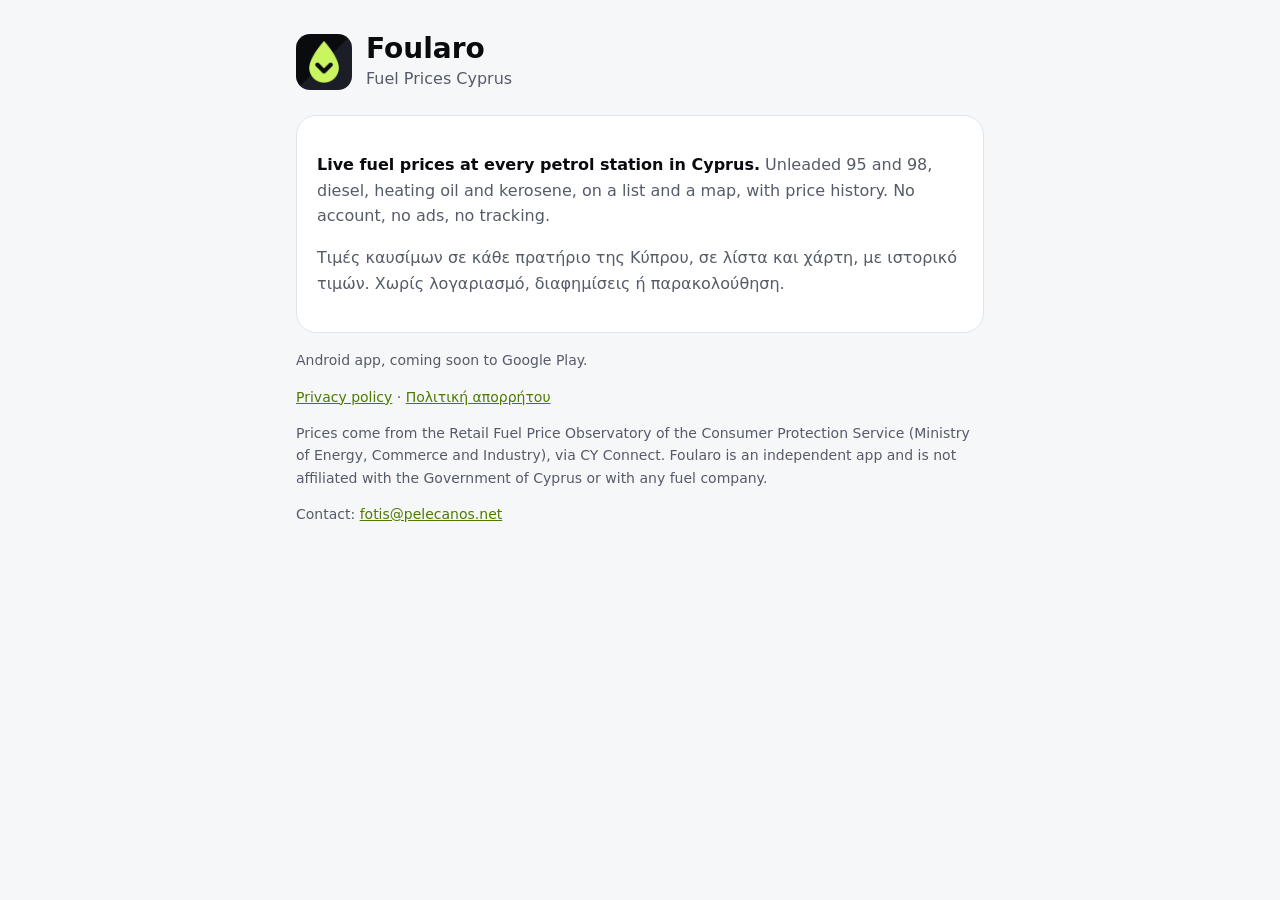
<file: index.html>
<!doctype html>
<html lang="en">
<head>
<meta charset="utf-8">
<meta name="viewport" content="width=device-width, initial-scale=1">
<title>Foularo - Fuel Prices Cyprus</title>
<meta name="description" content="Live fuel prices at every petrol station in Cyprus.">
<link rel="icon" href="icon.png">
<link rel="stylesheet" href="style.css">
</head>
<body>
<main>
  <header>
    <img src="icon.png" alt="">
    <div>
      <h1>Foularo</h1>
      <p style="margin:0">Fuel Prices Cyprus</p>
    </div>
  </header>

  <div class="card">
    <p><strong>Live fuel prices at every petrol station in Cyprus.</strong> Unleaded 95 and 98,
    diesel, heating oil and kerosene, on a list and a map, with price history. No account, no ads,
    no tracking.</p>
    <p lang="el">Τιμές καυσίμων σε κάθε πρατήριο της Κύπρου, σε λίστα και χάρτη, με ιστορικό τιμών.
    Χωρίς λογαριασμό, διαφημίσεις ή παρακολούθηση.</p>
  </div>

  <p class="small">Android app, coming soon to Google Play.</p>
  <p class="small"><a href="privacy/">Privacy policy</a> · <a href="privacy/#el">Πολιτική απορρήτου</a></p>
  <p class="small">Prices come from the Retail Fuel Price Observatory of the Consumer Protection
  Service (Ministry of Energy, Commerce and Industry), via CY Connect. Foularo is an independent app
  and is not affiliated with the Government of Cyprus or with any fuel company.</p>
  <p class="small">Contact: <a href="mailto:fotis@pelecanos.net">fotis@pelecanos.net</a></p>
</main>
</body>
</html>
</file>
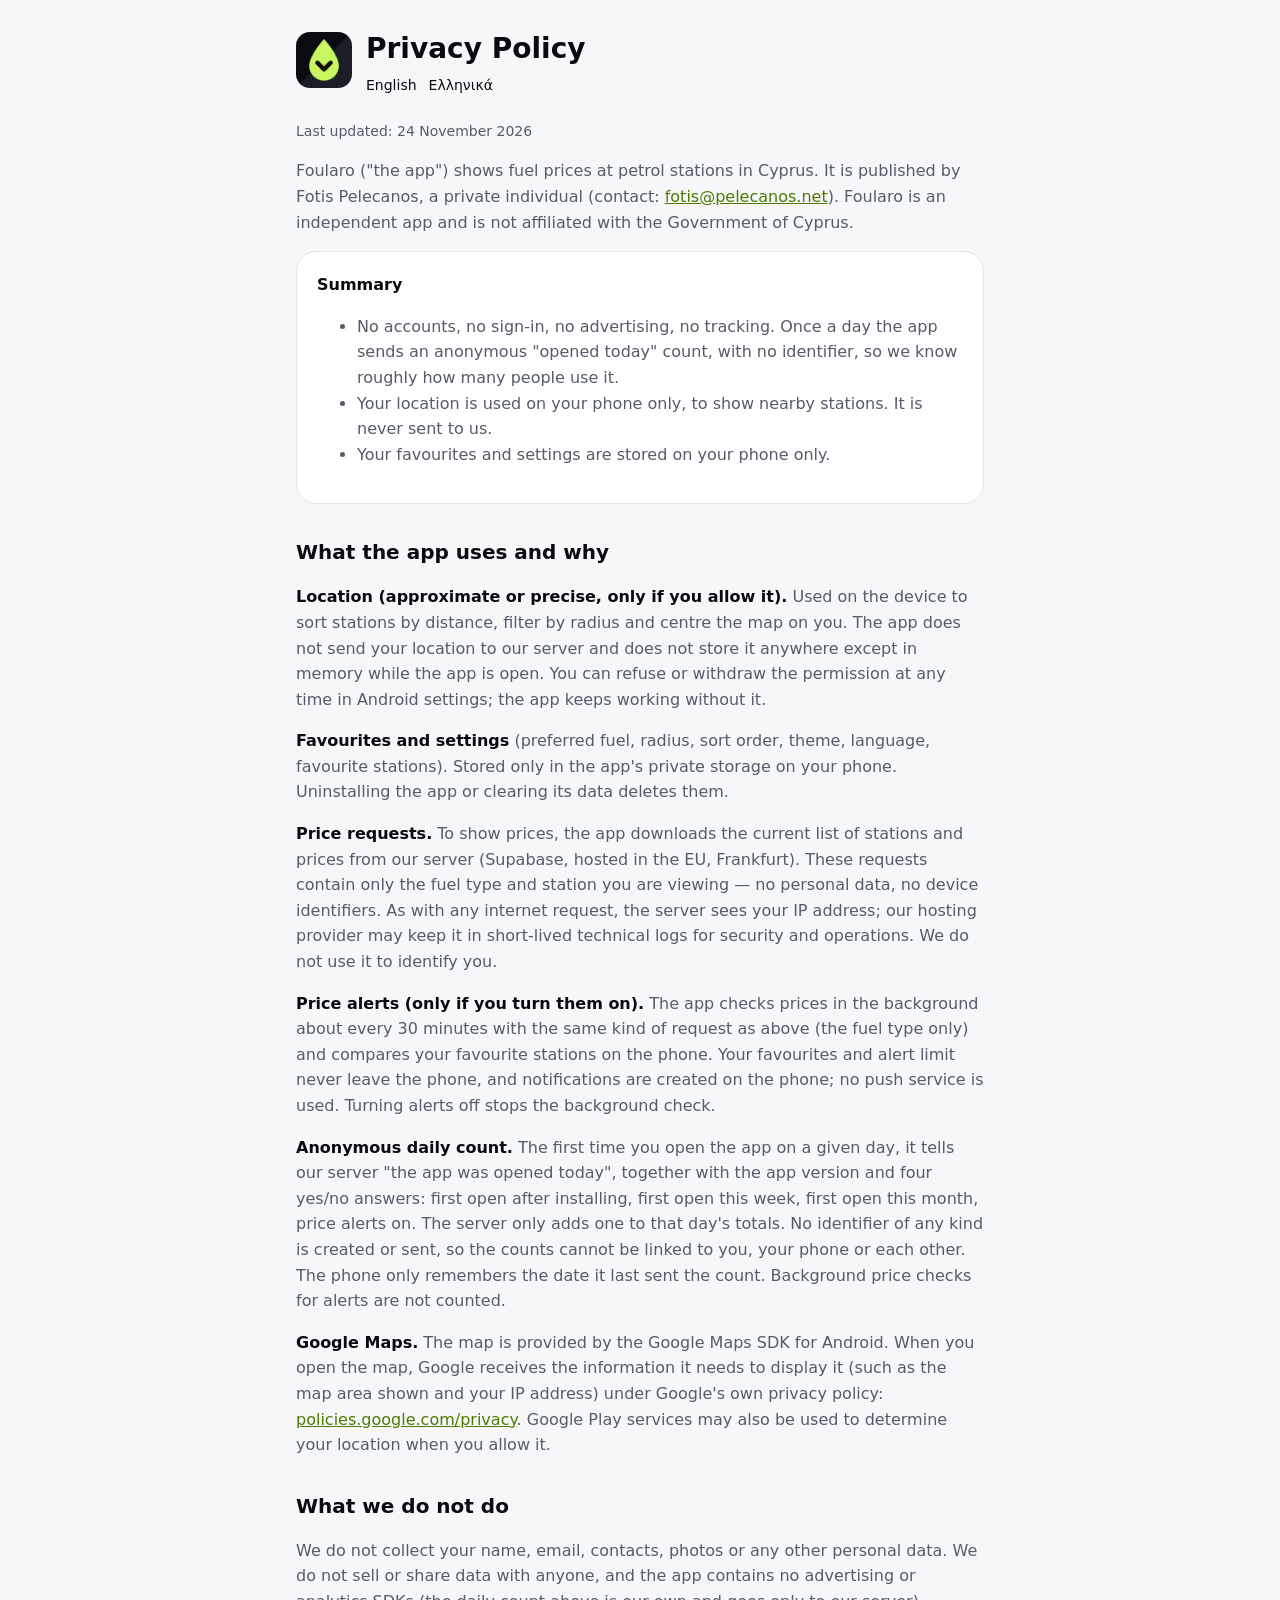
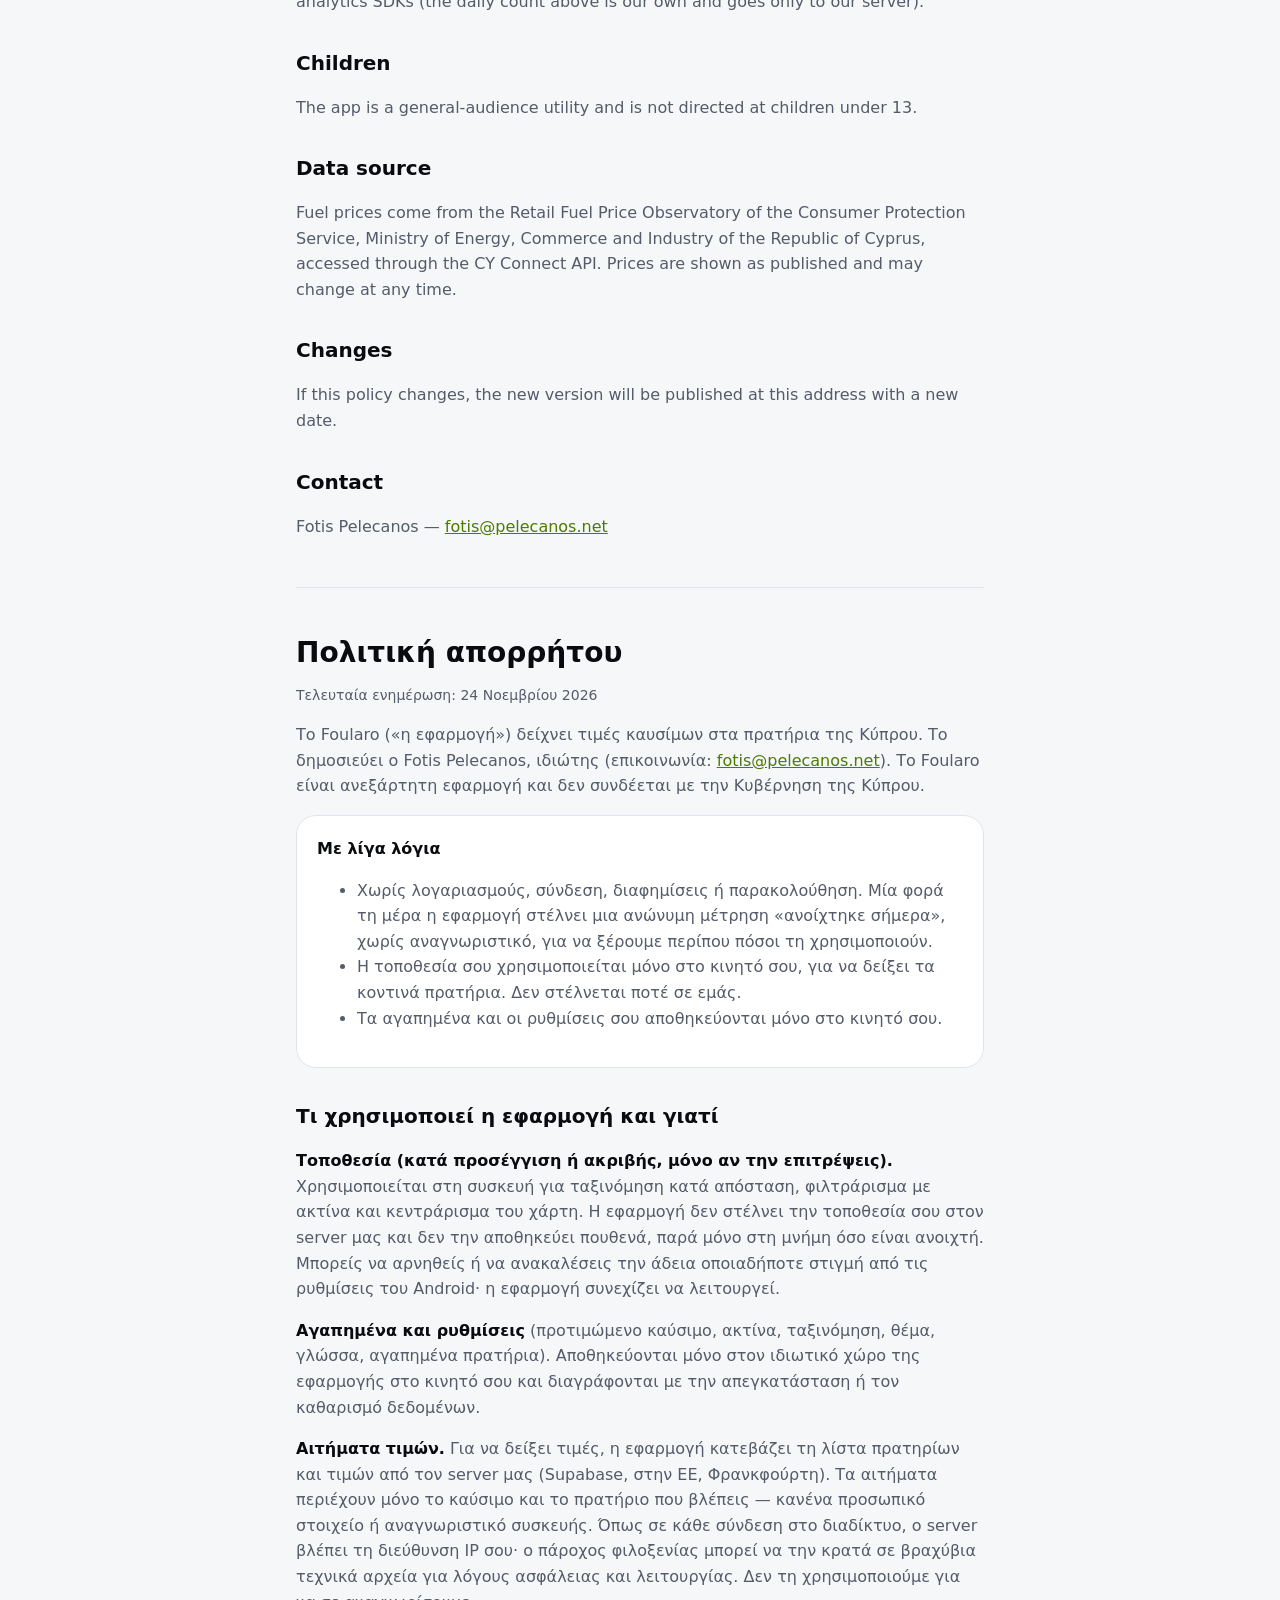
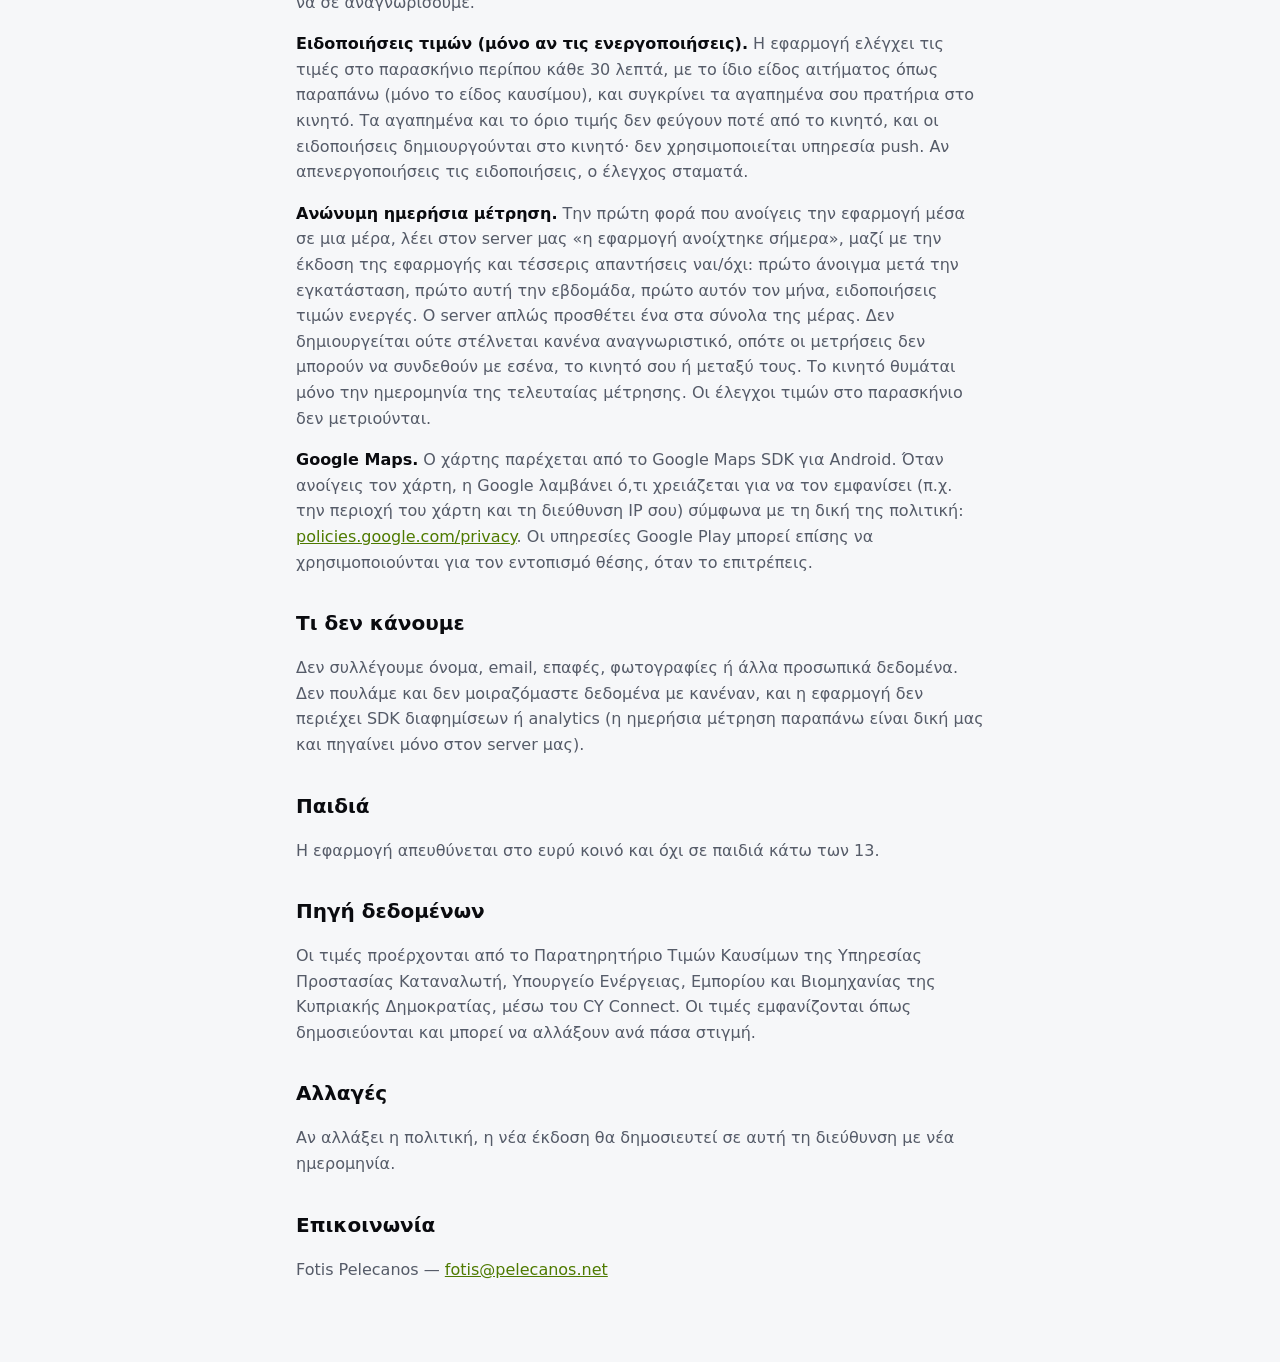
<file: privacy/index.html>
<!doctype html>
<html lang="en">
<head>
<meta charset="utf-8">
<meta name="viewport" content="width=device-width, initial-scale=1">
<title>Foularo Privacy Policy</title>
<meta name="description" content="Privacy policy of Foularo - Fuel Prices Cyprus.">
<link rel="icon" href="../icon.png">
<link rel="stylesheet" href="../style.css">
</head>
<body>
<main>
  <header>
    <a href="../"><img src="../icon.png" alt="Foularo"></a>
    <div>
      <h1>Privacy Policy</h1>
      <div class="lang"><a href="#en">English</a><a href="#el">Ελληνικά</a></div>
    </div>
  </header>

  <section id="en">
    <p class="small">Last updated: 24 November 2026</p>
    <p>Foularo ("the app") shows fuel prices at petrol stations in Cyprus. It is published by Fotis
    Pelecanos, a private individual (contact: <a href="mailto:fotis@pelecanos.net">fotis@pelecanos.net</a>).
    Foularo is an independent app and is not affiliated with the Government of Cyprus.</p>

    <div class="card">
      <strong>Summary</strong>
      <ul>
        <li>No accounts, no sign-in, no advertising, no tracking. Once a day the app sends an anonymous "opened today" count, with no identifier, so we know roughly how many people use it.</li>
        <li>Your location is used on your phone only, to show nearby stations. It is never sent to us.</li>
        <li>Your favourites and settings are stored on your phone only.</li>
      </ul>
    </div>

    <h2>What the app uses and why</h2>
    <p><strong>Location (approximate or precise, only if you allow it).</strong> Used on the device to
    sort stations by distance, filter by radius and centre the map on you. The app does not send your
    location to our server and does not store it anywhere except in memory while the app is open. You
    can refuse or withdraw the permission at any time in Android settings; the app keeps working
    without it.</p>
    <p><strong>Favourites and settings</strong> (preferred fuel, radius, sort order, theme, language,
    favourite stations). Stored only in the app's private storage on your phone. Uninstalling the app
    or clearing its data deletes them.</p>
    <p><strong>Price requests.</strong> To show prices, the app downloads the current list of stations
    and prices from our server (Supabase, hosted in the EU, Frankfurt). These requests contain only the
    fuel type and station you are viewing — no personal data, no device identifiers. As with any
    internet request, the server sees your IP address; our hosting provider may keep it in short-lived
    technical logs for security and operations. We do not use it to identify you.</p>
    <p><strong>Price alerts (only if you turn them on).</strong> The app checks prices in the
    background about every 30 minutes with the same kind of request as above (the fuel type only)
    and compares your favourite stations on the phone. Your favourites and alert limit never leave
    the phone, and notifications are created on the phone; no push service is used. Turning alerts
    off stops the background check.</p>
    <p><strong>Anonymous daily count.</strong> The first time you open the app on a given day, it
    tells our server "the app was opened today", together with the app version and four yes/no
    answers: first open after installing, first open this week, first open this month, price alerts
    on. The server only adds one to that day's totals. No identifier of any kind is created or sent,
    so the counts cannot be linked to you, your phone or each other. The phone only remembers the date
    it last sent the count. Background price checks for alerts are not counted.</p>
    <p><strong>Google Maps.</strong> The map is provided by the Google Maps SDK for Android. When you
    open the map, Google receives the information it needs to display it (such as the map area shown
    and your IP address) under Google's own privacy policy:
    <a href="https://policies.google.com/privacy">policies.google.com/privacy</a>. Google Play services
    may also be used to determine your location when you allow it.</p>

    <h2>What we do not do</h2>
    <p>We do not collect your name, email, contacts, photos or any other personal data. We do not sell
    or share data with anyone, and the app contains no advertising or analytics SDKs (the daily count above is our own and goes only to our server).</p>

    <h2>Children</h2>
    <p>The app is a general-audience utility and is not directed at children under 13.</p>

    <h2>Data source</h2>
    <p>Fuel prices come from the Retail Fuel Price Observatory of the Consumer Protection Service,
    Ministry of Energy, Commerce and Industry of the Republic of Cyprus, accessed through the CY Connect
    API. Prices are shown as published and may change at any time.</p>

    <h2>Changes</h2>
    <p>If this policy changes, the new version will be published at this address with a new date.</p>

    <h2>Contact</h2>
    <p>Fotis Pelecanos — <a href="mailto:fotis@pelecanos.net">fotis@pelecanos.net</a></p>
  </section>

  <hr>

  <section id="el" lang="el">
    <h1>Πολιτική απορρήτου</h1>
    <p class="small">Τελευταία ενημέρωση: 24 Νοεμβρίου 2026</p>
    <p>Το Foularo («η εφαρμογή») δείχνει τιμές καυσίμων στα πρατήρια της Κύπρου. Το δημοσιεύει ο
    Fotis Pelecanos, ιδιώτης (επικοινωνία: <a href="mailto:fotis@pelecanos.net">fotis@pelecanos.net</a>).
    Το Foularo είναι ανεξάρτητη εφαρμογή και δεν συνδέεται με την Κυβέρνηση της Κύπρου.</p>

    <div class="card">
      <strong>Με λίγα λόγια</strong>
      <ul>
        <li>Χωρίς λογαριασμούς, σύνδεση, διαφημίσεις ή παρακολούθηση. Μία φορά τη μέρα η εφαρμογή στέλνει μια ανώνυμη μέτρηση «ανοίχτηκε σήμερα», χωρίς αναγνωριστικό, για να ξέρουμε περίπου πόσοι τη χρησιμοποιούν.</li>
        <li>Η τοποθεσία σου χρησιμοποιείται μόνο στο κινητό σου, για να δείξει τα κοντινά πρατήρια. Δεν στέλνεται ποτέ σε εμάς.</li>
        <li>Τα αγαπημένα και οι ρυθμίσεις σου αποθηκεύονται μόνο στο κινητό σου.</li>
      </ul>
    </div>

    <h2>Τι χρησιμοποιεί η εφαρμογή και γιατί</h2>
    <p><strong>Τοποθεσία (κατά προσέγγιση ή ακριβής, μόνο αν την επιτρέψεις).</strong> Χρησιμοποιείται
    στη συσκευή για ταξινόμηση κατά απόσταση, φιλτράρισμα με ακτίνα και κεντράρισμα του χάρτη. Η
    εφαρμογή δεν στέλνει την τοποθεσία σου στον server μας και δεν την αποθηκεύει πουθενά, παρά μόνο
    στη μνήμη όσο είναι ανοιχτή. Μπορείς να αρνηθείς ή να ανακαλέσεις την άδεια οποιαδήποτε στιγμή
    από τις ρυθμίσεις του Android· η εφαρμογή συνεχίζει να λειτουργεί.</p>
    <p><strong>Αγαπημένα και ρυθμίσεις</strong> (προτιμώμενο καύσιμο, ακτίνα, ταξινόμηση, θέμα,
    γλώσσα, αγαπημένα πρατήρια). Αποθηκεύονται μόνο στον ιδιωτικό χώρο της εφαρμογής στο κινητό σου
    και διαγράφονται με την απεγκατάσταση ή τον καθαρισμό δεδομένων.</p>
    <p><strong>Αιτήματα τιμών.</strong> Για να δείξει τιμές, η εφαρμογή κατεβάζει τη λίστα πρατηρίων
    και τιμών από τον server μας (Supabase, στην ΕΕ, Φρανκφούρτη). Τα αιτήματα περιέχουν μόνο το
    καύσιμο και το πρατήριο που βλέπεις — κανένα προσωπικό στοιχείο ή αναγνωριστικό συσκευής. Όπως σε
    κάθε σύνδεση στο διαδίκτυο, ο server βλέπει τη διεύθυνση IP σου· ο πάροχος φιλοξενίας μπορεί να
    την κρατά σε βραχύβια τεχνικά αρχεία για λόγους ασφάλειας και λειτουργίας. Δεν τη χρησιμοποιούμε
    για να σε αναγνωρίσουμε.</p>
    <p><strong>Ειδοποιήσεις τιμών (μόνο αν τις ενεργοποιήσεις).</strong> Η εφαρμογή ελέγχει τις τιμές
    στο παρασκήνιο περίπου κάθε 30 λεπτά, με το ίδιο είδος αιτήματος όπως παραπάνω (μόνο το είδος
    καυσίμου), και συγκρίνει τα αγαπημένα σου πρατήρια στο κινητό. Τα αγαπημένα και το όριο τιμής δεν
    φεύγουν ποτέ από το κινητό, και οι ειδοποιήσεις δημιουργούνται στο κινητό· δεν χρησιμοποιείται
    υπηρεσία push. Αν απενεργοποιήσεις τις ειδοποιήσεις, ο έλεγχος σταματά.</p>
    <p><strong>Ανώνυμη ημερήσια μέτρηση.</strong> Την πρώτη φορά που ανοίγεις την εφαρμογή μέσα σε
    μια μέρα, λέει στον server μας «η εφαρμογή ανοίχτηκε σήμερα», μαζί με την έκδοση της εφαρμογής
    και τέσσερις απαντήσεις ναι/όχι: πρώτο άνοιγμα μετά την εγκατάσταση, πρώτο αυτή την εβδομάδα,
    πρώτο αυτόν τον μήνα, ειδοποιήσεις τιμών ενεργές. Ο server απλώς προσθέτει ένα στα σύνολα της
    μέρας. Δεν δημιουργείται ούτε στέλνεται κανένα αναγνωριστικό, οπότε οι μετρήσεις δεν μπορούν να
    συνδεθούν με εσένα, το κινητό σου ή μεταξύ τους. Το κινητό θυμάται μόνο την ημερομηνία της
    τελευταίας μέτρησης. Οι έλεγχοι τιμών στο παρασκήνιο δεν μετριούνται.</p>
    <p><strong>Google Maps.</strong> Ο χάρτης παρέχεται από το Google Maps SDK για Android. Όταν
    ανοίγεις τον χάρτη, η Google λαμβάνει ό,τι χρειάζεται για να τον εμφανίσει (π.χ. την περιοχή του
    χάρτη και τη διεύθυνση IP σου) σύμφωνα με τη δική της πολιτική:
    <a href="https://policies.google.com/privacy">policies.google.com/privacy</a>. Οι υπηρεσίες Google
    Play μπορεί επίσης να χρησιμοποιούνται για τον εντοπισμό θέσης, όταν το επιτρέπεις.</p>

    <h2>Τι δεν κάνουμε</h2>
    <p>Δεν συλλέγουμε όνομα, email, επαφές, φωτογραφίες ή άλλα προσωπικά δεδομένα. Δεν πουλάμε και δεν
    μοιραζόμαστε δεδομένα με κανέναν, και η εφαρμογή δεν περιέχει SDK διαφημίσεων ή analytics (η ημερήσια μέτρηση παραπάνω είναι δική μας και πηγαίνει μόνο στον server μας).</p>

    <h2>Παιδιά</h2>
    <p>Η εφαρμογή απευθύνεται στο ευρύ κοινό και όχι σε παιδιά κάτω των 13.</p>

    <h2>Πηγή δεδομένων</h2>
    <p>Οι τιμές προέρχονται από το Παρατηρητήριο Τιμών Καυσίμων της Υπηρεσίας Προστασίας Καταναλωτή,
    Υπουργείο Ενέργειας, Εμπορίου και Βιομηχανίας της Κυπριακής Δημοκρατίας, μέσω του CY Connect. Οι
    τιμές εμφανίζονται όπως δημοσιεύονται και μπορεί να αλλάξουν ανά πάσα στιγμή.</p>

    <h2>Αλλαγές</h2>
    <p>Αν αλλάξει η πολιτική, η νέα έκδοση θα δημοσιευτεί σε αυτή τη διεύθυνση με νέα ημερομηνία.</p>

    <h2>Επικοινωνία</h2>
    <p>Fotis Pelecanos — <a href="mailto:fotis@pelecanos.net">fotis@pelecanos.net</a></p>
  </section>
</main>
</body>
</html>
</file>
<file: style.css>
:root {
  --bg: #0A0B0F;
  --surface: #14161C;
  --text: #F3F5F8;
  --muted: #A7ADBB;
  --accent: #C8F560;
  --border: #262A34;
}
@media (prefers-color-scheme: light) {
  :root { --bg: #F6F7F9; --surface: #FFFFFF; --text: #0A0B0F; --muted: #555B68; --accent: #4E7A00; --border: #E1E4EA; }
}
* { box-sizing: border-box; }
body {
  margin: 0;
  background: var(--bg);
  color: var(--text);
  font: 16px/1.6 system-ui, -apple-system, "Segoe UI", Roboto, sans-serif;
}
main { max-width: 720px; margin: 0 auto; padding: 32px 16px 64px; }
header { display: flex; align-items: center; gap: 14px; margin-bottom: 24px; }
header img { width: 56px; height: 56px; border-radius: 14px; }
header a { color: inherit; text-decoration: none; }
h1 { font-size: 28px; line-height: 1.2; margin: 0; }
h2 { font-size: 20px; margin: 32px 0 8px; }
p, li { color: var(--muted); }
strong { color: var(--text); }
a { color: var(--accent); }
.card { background: var(--surface); border: 1px solid var(--border); border-radius: 20px; padding: 20px; margin: 16px 0; }
.lang { display: flex; gap: 12px; margin: 8px 0 0; font-size: 14px; }
.small { font-size: 14px; }
hr { border: 0; border-top: 1px solid var(--border); margin: 48px 0; }
</file>
